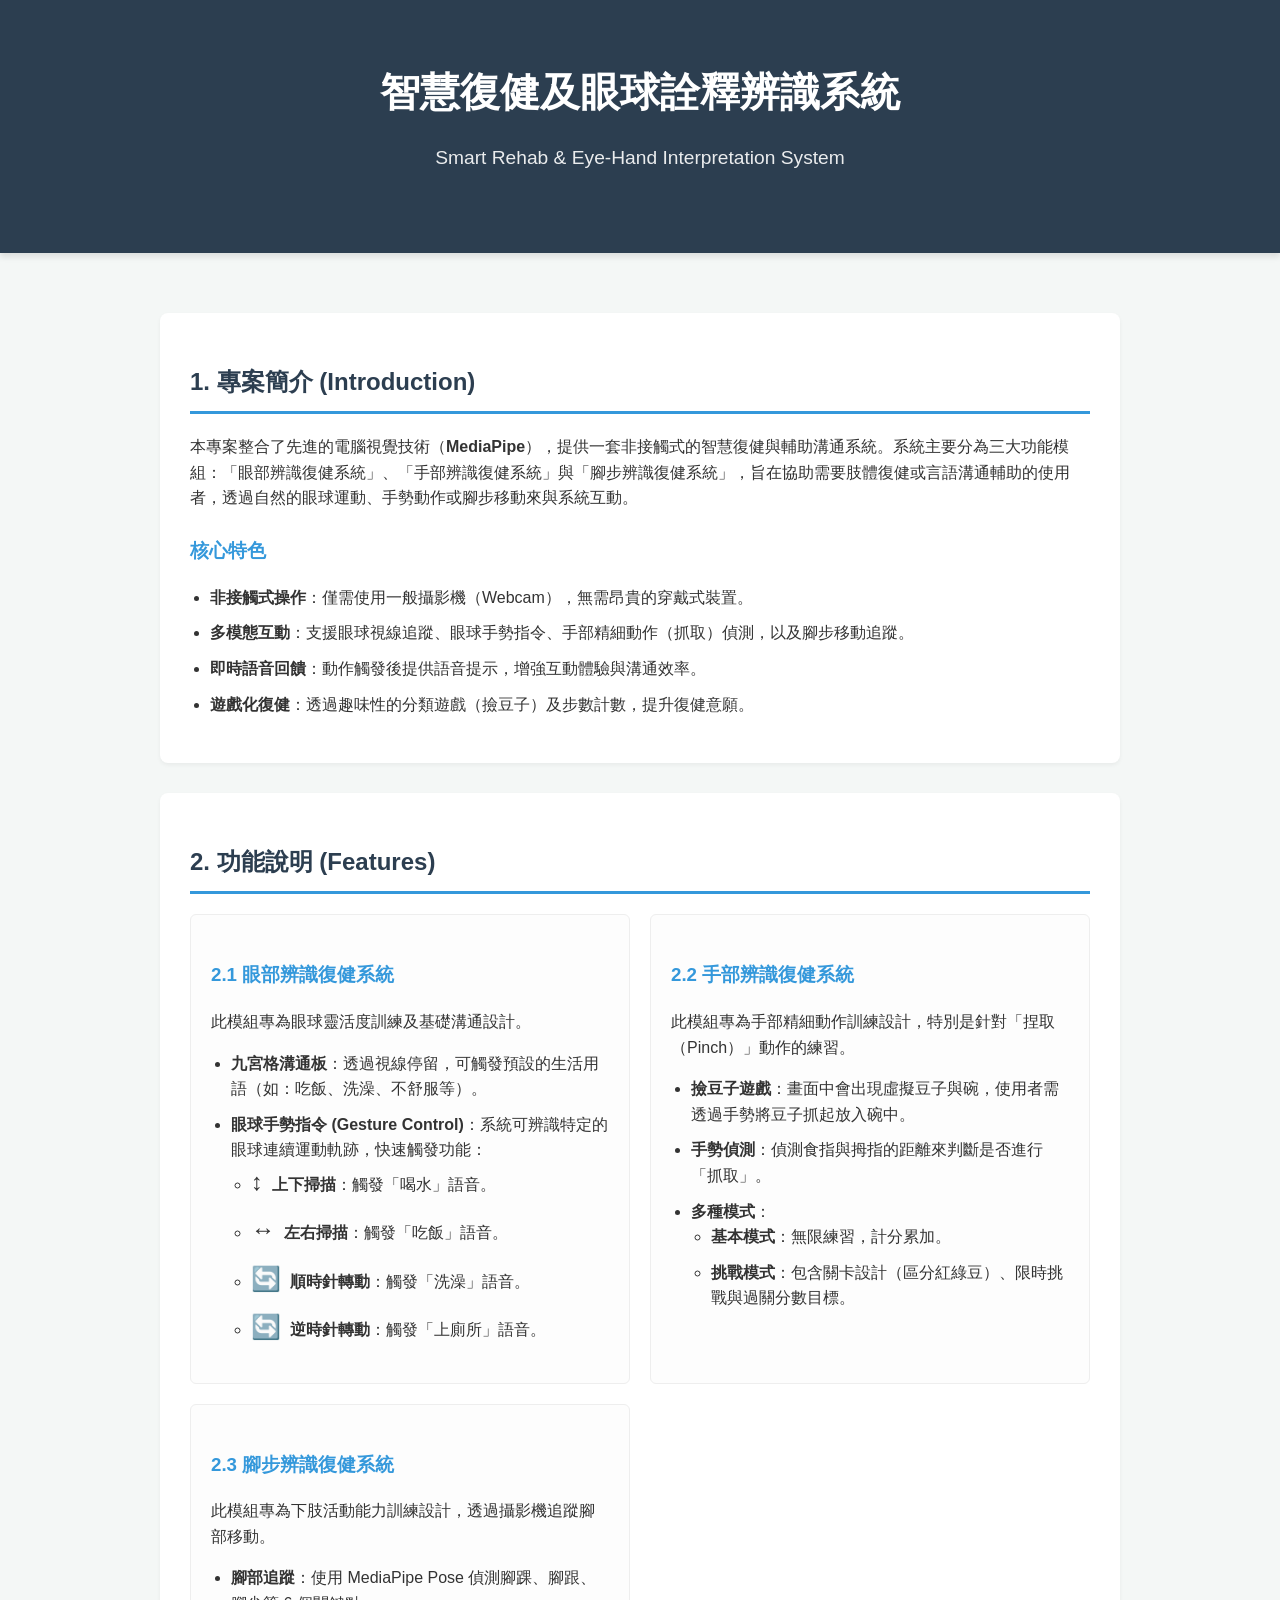
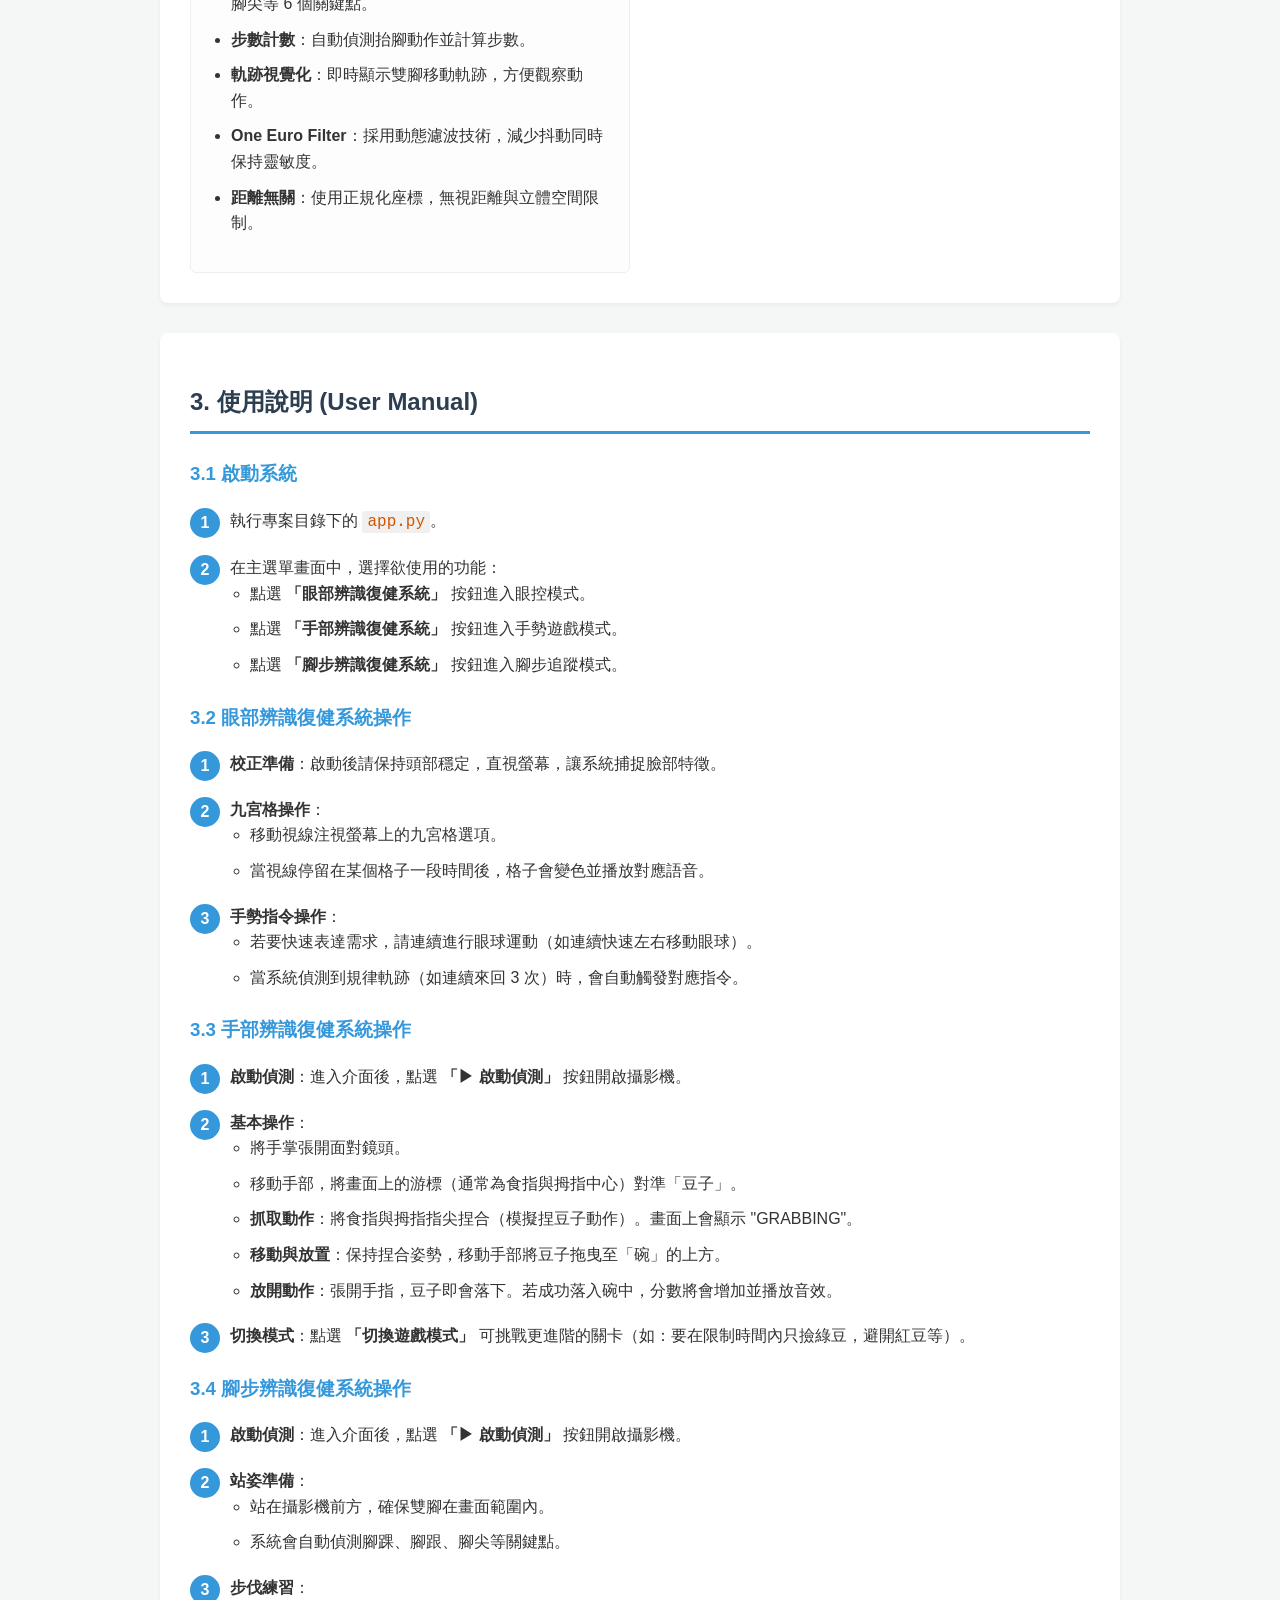
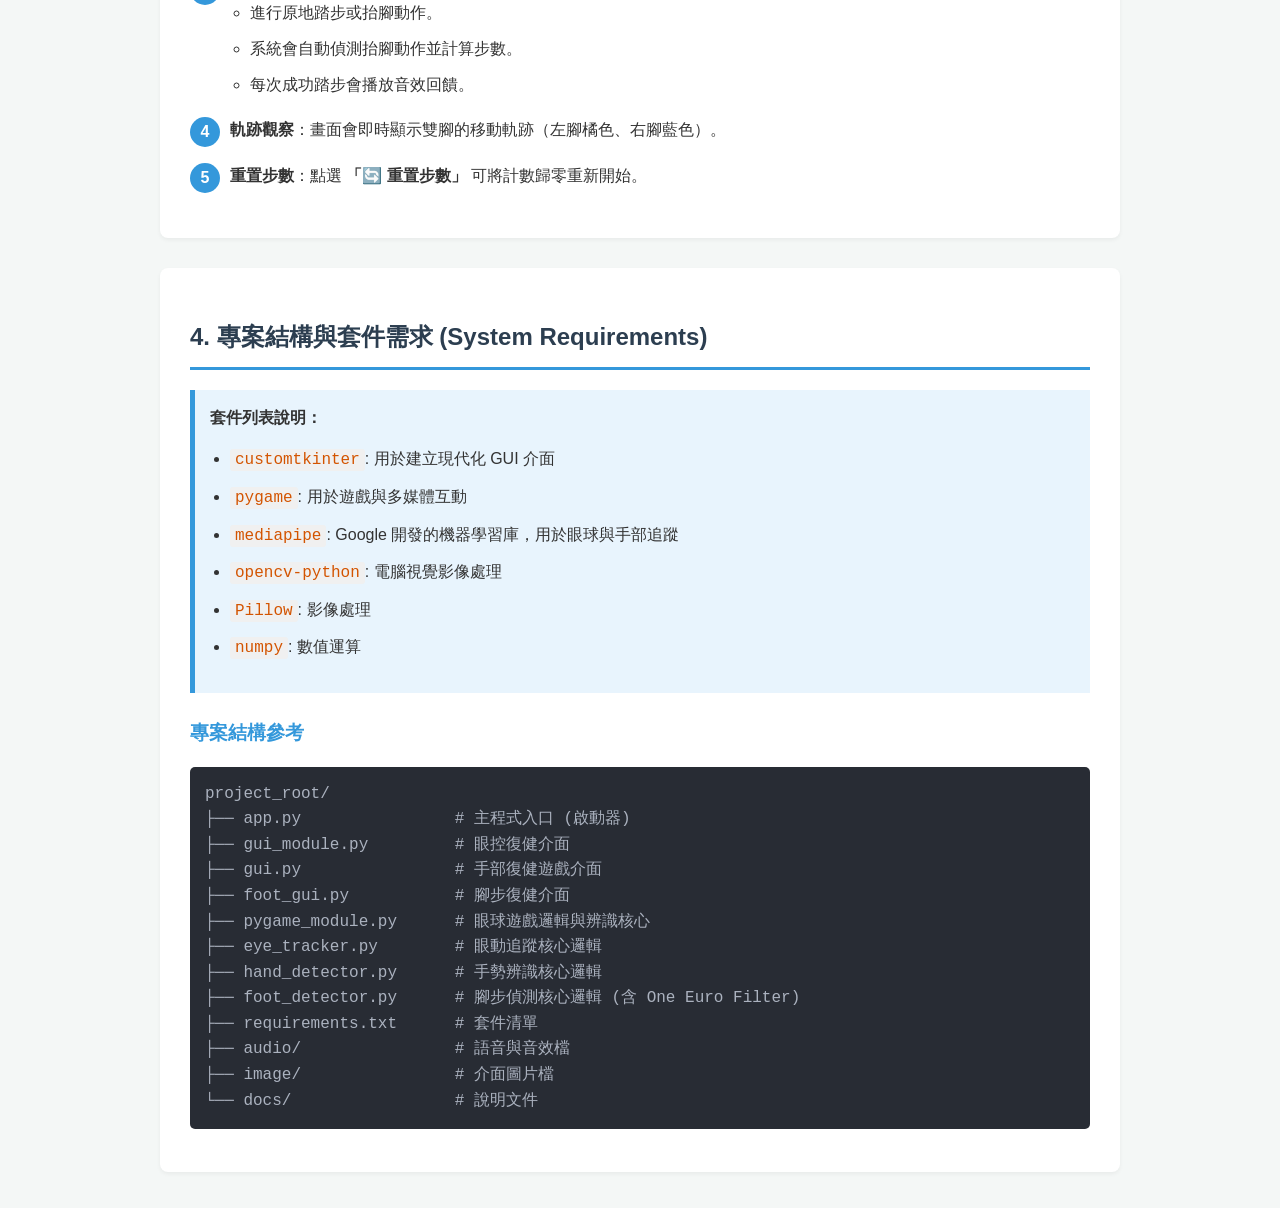
<file: docs/introduction.html>
<!DOCTYPE html>
<html lang="zh-TW">
<head>
    <meta charset="UTF-8">
    <meta name="viewport" content="width=device-width, initial-scale=1.0">
    <title>智慧復健及眼球詮釋辨識系統 (Smart Rehab & Eye-Hand Interpretation System)</title>
    <style>
        :root {
            --primary-color: #2c3e50;
            --secondary-color: #3498db;
            --accent-color: #e74c3c;
            --bg-color: #f4f7f6;
            --text-color: #333;
            --card-bg: #ffffff;
        }
        body {
            font-family: "Segoe UI", "Microsoft JhengHei", Arial, sans-serif;
            line-height: 1.6;
            color: var(--text-color);
            background-color: var(--bg-color);
            margin: 0;
            padding: 0;
        }
        .container {
            max-width: 960px;
            margin: 0 auto;
            padding: 20px;
        }
        header {
            background-color: var(--primary-color);
            color: white;
            padding: 40px 0;
            text-align: center;
            margin-bottom: 40px;
            box-shadow: 0 4px 6px rgba(0,0,0,0.1);
        }
        header h1 {
            margin: 0;
            font-size: 2.5em;
        }
        header p {
            font-size: 1.2em;
            opacity: 0.9;
        }
        section {
            background: var(--card-bg);
            padding: 30px;
            margin-bottom: 30px;
            border-radius: 8px;
            box-shadow: 0 2px 4px rgba(0,0,0,0.05);
        }
        h2 {
            border-bottom: 3px solid var(--secondary-color);
            padding-bottom: 10px;
            color: var(--primary-color);
        }
        h3 {
            color: var(--secondary-color);
            margin-top: 25px;
        }
        ul {
            padding-left: 20px;
        }
        li {
            margin-bottom: 10px;
        }
        .feature-grid {
            display: grid;
            grid-template-columns: repeat(auto-fit, minmax(300px, 1fr));
            gap: 20px;
        }
        .feature-card {
            background: #fdfdfd;
            border: 1px solid #eee;
            padding: 20px;
            border-radius: 6px;
        }
        .emoji {
            font-size: 1.5em;
            margin-right: 5px;
        }
        code {
            background-color: #f0f0f0;
            padding: 2px 5px;
            border-radius: 3px;
            font-family: Consolas, monospace;
            color: #d35400;
        }
        pre {
            background-color: #282c34;
            color: #abb2bf;
            padding: 15px;
            border-radius: 5px;
            overflow-x: auto;
        }
        pre code {
            background-color: transparent;
            color: inherit;
            padding: 0;
        }
        .step-list {
            counter-reset: step;
            list-style: none;
            padding: 0;
        }
        .step-list > li {
            position: relative;
            padding-left: 40px;
            margin-bottom: 20px;
        }
        .step-list > li::before {
            counter-increment: step;
            content: counter(step);
            position: absolute;
            left: 0;
            top: 0;
            width: 30px;
            height: 30px;
            background-color: var(--secondary-color);
            color: white;
            border-radius: 50%;
            text-align: center;
            line-height: 30px;
            font-weight: bold;
        }
        .note {
            background-color: #e8f4fd;
            border-left: 5px solid var(--secondary-color);
            padding: 15px;
            margin: 20px 0;
        }
    </style>
</head>
<body>

<header>
    <div class="container">
        <h1>智慧復健及眼球詮釋辨識系統</h1>
        <p>Smart Rehab & Eye-Hand Interpretation System</p>
    </div>
</header>

<div class="container">

    <section id="introduction">
        <h2>1. 專案簡介 (Introduction)</h2>
        <p>本專案整合了先進的電腦視覺技術（<strong>MediaPipe</strong>），提供一套非接觸式的智慧復健與輔助溝通系統。系統主要分為三大功能模組：「眼部辨識復健系統」、「手部辨識復健系統」與「腳步辨識復健系統」，旨在協助需要肢體復健或言語溝通輔助的使用者，透過自然的眼球運動、手勢動作或腳步移動來與系統互動。</p>
        
        <h3>核心特色</h3>
        <ul>
            <li><strong>非接觸式操作</strong>：僅需使用一般攝影機（Webcam），無需昂貴的穿戴式裝置。</li>
            <li><strong>多模態互動</strong>：支援眼球視線追蹤、眼球手勢指令、手部精細動作（抓取）偵測，以及腳步移動追蹤。</li>
            <li><strong>即時語音回饋</strong>：動作觸發後提供語音提示，增強互動體驗與溝通效率。</li>
            <li><strong>遊戲化復健</strong>：透過趣味性的分類遊戲（撿豆子）及步數計數，提升復健意願。</li>
        </ul>
    </section>

    <section id="features">
        <h2>2. 功能說明 (Features)</h2>
        
        <div class="feature-grid">
            <div class="feature-card">
                <h3>2.1 眼部辨識復健系統</h3>
                <p>此模組專為眼球靈活度訓練及基礎溝通設計。</p>
                <ul>
                    <li><strong>九宮格溝通板</strong>：透過視線停留，可觸發預設的生活用語（如：吃飯、洗澡、不舒服等）。</li>
                    <li><strong>眼球手勢指令 (Gesture Control)</strong>：系統可辨識特定的眼球連續運動軌跡，快速觸發功能：
                        <ul>
                            <li><span class="emoji">↕️</span> <strong>上下掃描</strong>：觸發「喝水」語音。</li>
                            <li><span class="emoji">↔️</span> <strong>左右掃描</strong>：觸發「吃飯」語音。</li>
                            <li><span class="emoji">🔄</span> <strong>順時針轉動</strong>：觸發「洗澡」語音。</li>
                            <li><span class="emoji">🔄</span> <strong>逆時針轉動</strong>：觸發「上廁所」語音。</li>
                        </ul>
                    </li>
                </ul>
            </div>

            <div class="feature-card">
                <h3>2.2 手部辨識復健系統</h3>
                <p>此模組專為手部精細動作訓練設計，特別是針對「捏取（Pinch）」動作的練習。</p>
                <ul>
                    <li><strong>撿豆子遊戲</strong>：畫面中會出現虛擬豆子與碗，使用者需透過手勢將豆子抓起放入碗中。</li>
                    <li><strong>手勢偵測</strong>：偵測食指與拇指的距離來判斷是否進行「抓取」。</li>
                    <li><strong>多種模式</strong>：
                        <ul>
                            <li><strong>基本模式</strong>：無限練習，計分累加。</li>
                            <li><strong>挑戰模式</strong>：包含關卡設計（區分紅綠豆）、限時挑戰與過關分數目標。</li>
                        </ul>
                    </li>
                </ul>
            </div>

            <div class="feature-card">
                <h3>2.3 腳步辨識復健系統</h3>
                <p>此模組專為下肢活動能力訓練設計，透過攝影機追蹤腳部移動。</p>
                <ul>
                    <li><strong>腳部追蹤</strong>：使用 MediaPipe Pose 偵測腳踝、腳跟、腳尖等 6 個關鍵點。</li>
                    <li><strong>步數計數</strong>：自動偵測抬腳動作並計算步數。</li>
                    <li><strong>軌跡視覺化</strong>：即時顯示雙腳移動軌跡，方便觀察動作。</li>
                    <li><strong>One Euro Filter</strong>：採用動態濾波技術，減少抖動同時保持靈敏度。</li>
                    <li><strong>距離無關</strong>：使用正規化座標，無視距離與立體空間限制。</li>
                </ul>
            </div>
        </div>
    </section>

    <section id="manual">
        <h2>3. 使用說明 (User Manual)</h2>

        <h3>3.1 啟動系統</h3>
        <ol class="step-list">
            <li>執行專案目錄下的 <code>app.py</code>。</li>
            <li>在主選單畫面中，選擇欲使用的功能：
                <ul>
                    <li>點選 <strong>「眼部辨識復健系統」</strong> 按鈕進入眼控模式。</li>
                    <li>點選 <strong>「手部辨識復健系統」</strong> 按鈕進入手勢遊戲模式。</li>
                    <li>點選 <strong>「腳步辨識復健系統」</strong> 按鈕進入腳步追蹤模式。</li>
                </ul>
            </li>
        </ol>

        <h3>3.2 眼部辨識復健系統操作</h3>
        <ol class="step-list">
            <li><strong>校正準備</strong>：啟動後請保持頭部穩定，直視螢幕，讓系統捕捉臉部特徵。</li>
            <li><strong>九宮格操作</strong>：
                <ul>
                    <li>移動視線注視螢幕上的九宮格選項。</li>
                    <li>當視線停留在某個格子一段時間後，格子會變色並播放對應語音。</li>
                </ul>
            </li>
            <li><strong>手勢指令操作</strong>：
                <ul>
                    <li>若要快速表達需求，請連續進行眼球運動（如連續快速左右移動眼球）。</li>
                    <li>當系統偵測到規律軌跡（如連續來回 3 次）時，會自動觸發對應指令。</li>
                </ul>
            </li>
        </ol>

        <h3>3.3 手部辨識復健系統操作</h3>
        <ol class="step-list">
            <li><strong>啟動偵測</strong>：進入介面後，點選 <strong>「▶ 啟動偵測」</strong> 按鈕開啟攝影機。</li>
            <li><strong>基本操作</strong>：
                <ul>
                    <li>將手掌張開面對鏡頭。</li>
                    <li>移動手部，將畫面上的游標（通常為食指與拇指中心）對準「豆子」。</li>
                    <li><strong>抓取動作</strong>：將食指與拇指指尖捏合（模擬捏豆子動作）。畫面上會顯示 "GRABBING"。</li>
                    <li><strong>移動與放置</strong>：保持捏合姿勢，移動手部將豆子拖曳至「碗」的上方。</li>
                    <li><strong>放開動作</strong>：張開手指，豆子即會落下。若成功落入碗中，分數將會增加並播放音效。</li>
                </ul>
            </li>
            <li><strong>切換模式</strong>：點選 <strong>「切換遊戲模式」</strong> 可挑戰更進階的關卡（如：要在限制時間內只撿綠豆，避開紅豆等）。</li>
        </ol>

        <h3>3.4 腳步辨識復健系統操作</h3>
        <ol class="step-list">
            <li><strong>啟動偵測</strong>：進入介面後，點選 <strong>「▶ 啟動偵測」</strong> 按鈕開啟攝影機。</li>
            <li><strong>站姿準備</strong>：
                <ul>
                    <li>站在攝影機前方，確保雙腳在畫面範圍內。</li>
                    <li>系統會自動偵測腳踝、腳跟、腳尖等關鍵點。</li>
                </ul>
            </li>
            <li><strong>步伐練習</strong>：
                <ul>
                    <li>進行原地踏步或抬腳動作。</li>
                    <li>系統會自動偵測抬腳動作並計算步數。</li>
                    <li>每次成功踏步會播放音效回饋。</li>
                </ul>
            </li>
            <li><strong>軌跡觀察</strong>：畫面會即時顯示雙腳的移動軌跡（左腳橘色、右腳藍色）。</li>
            <li><strong>重置步數</strong>：點選 <strong>「🔄 重置步數」</strong> 可將計數歸零重新開始。</li>
        </ol>
    </section>

    <section id="technical">
        <h2>4. 專案結構與套件需求 (System Requirements)</h2>
        
        <div class="note">
            <strong>套件列表說明：</strong>
            <ul>
                <li><code>customtkinter</code>: 用於建立現代化 GUI 介面</li>
                <li><code>pygame</code>: 用於遊戲與多媒體互動</li>
                <li><code>mediapipe</code>: Google 開發的機器學習庫，用於眼球與手部追蹤</li>
                <li><code>opencv-python</code>: 電腦視覺影像處理</li>
                <li><code>Pillow</code>: 影像處理</li>
                <li><code>numpy</code>: 數值運算</li>
            </ul>
        </div>

        <h3>專案結構參考</h3>
        <pre><code>project_root/
├── app.py                # 主程式入口 (啟動器)
├── gui_module.py         # 眼控復健介面
├── gui.py                # 手部復健遊戲介面
├── foot_gui.py           # 腳步復健介面
├── pygame_module.py      # 眼球遊戲邏輯與辨識核心
├── eye_tracker.py        # 眼動追蹤核心邏輯
├── hand_detector.py      # 手勢辨識核心邏輯
├── foot_detector.py      # 腳步偵測核心邏輯 (含 One Euro Filter)
├── requirements.txt      # 套件清單
├── audio/                # 語音與音效檔
├── image/                # 介面圖片檔
└── docs/                 # 說明文件</code></pre>
    </section>

</div>

</body>
</html>
</file>
